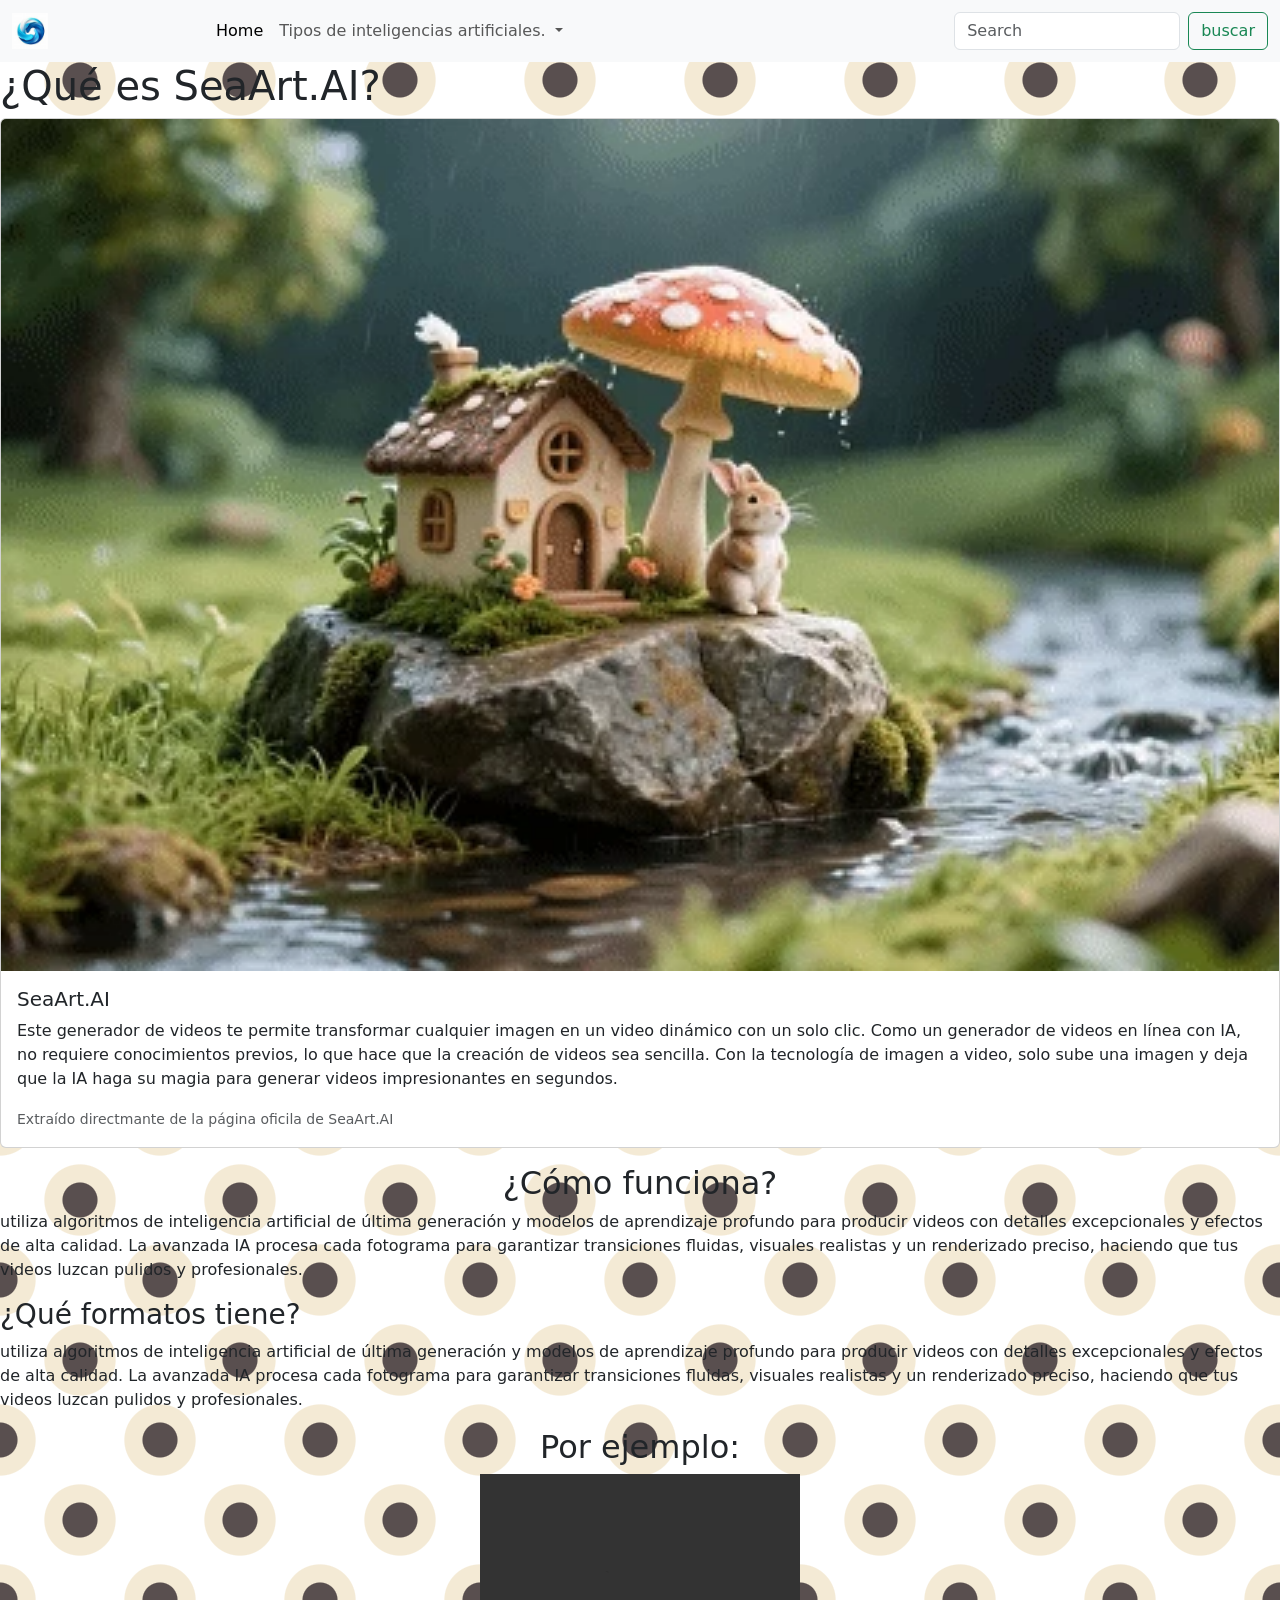
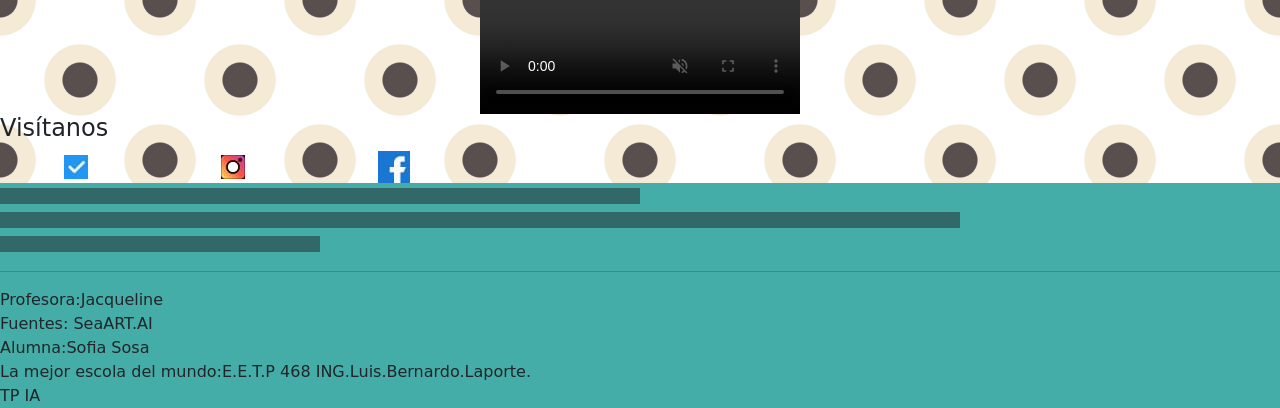
<file: dos.html>
<!DOCTYPE html>
<html lang="en">

    <head>
        <meta charset="UTF-8">
        <meta name="viewport" content="width=device-width, initial-scale=1.0">
        <section>
            <link rel="stylesheet" href="styles-2.css">
            <title>Inteligencia Artificial que genera imágenes/videos</title>
    </head>

    <body>
        <section><!--Link de boostrap-->
            <a href="">
                <link href="https://cdn.jsdelivr.net/npm/bootstrap@5.3.8/dist/css/bootstrap.min.css" rel="stylesheet"
                    integrity="sha384-sRIl4kxILFvY47J16cr9ZwB07vP4J8+LH7qKQnuqkuIAvNWLzeN8tE5YBujZqJLB"
                    crossorigin="anonymous">
            </a>
            <a href="">
                <script src="https://cdn.jsdelivr.net/npm/bootstrap@5.3.8/dist/js/bootstrap.bundle.min.js"
                    integrity="sha384-FKyoEForCGlyvwx9Hj09JcYn3nv7wiPVlz7YYwJrWVcXK/BmnVDxM+D2scQbITxI"
                    crossorigin="anonymous"></script>
            </a>
        </section>
        <header>
            <section><!---barra de navegacion boostrap-->
                <nav class="navbar navbar-expand-lg bg-body-tertiary">
                    <div class="container-fluid">
                        <a class="navbar-brand" href="index.html"><img src="imgen/seaART.AI" alt="" class="cohete"></a>
                        <button class="navbar-toggler" type="button" data-bs-toggle="collapse"
                            data-bs-target="#navbarSupportedContent" aria-controls="navbarSupportedContent"
                            aria-expanded="false" aria-label="Toggle navigation">
                            <span class="navbar-toggler-icon"></span>
                        </button>
                        <div class="collapse navbar-collapse" id="navbarSupportedContent">
                            <ul class="navbar-nav me-auto mb-2 mb-lg-0">
                                <li class="nav-item">
                                    <a class="nav-link active" aria-current="page" href="index.html">Home</a>
                                </li>
                                <li class="nav-item">

                                </li>
                                <li class="nav-item dropdown">
                                    <a class="nav-link dropdown-toggle" href="#" role="button" data-bs-toggle="dropdown"
                                        aria-expanded="false">
                                        Tipos de inteligencias artificiales.
                                    </a>
                                    <ul class="dropdown-menu">
                                        <li><a class="dropdown-item" href="dos.html">Inteligencia artificial de
                                                texto</a></li>
                                        <li><a class="dropdown-item" href="tres.html">Inteligencia artificial que genera
                                                imágenens y
                                                video</a></li>
                                        <li>
                                            <hr class="dropdown-divider">
                                        </li>
                                        <li><a class="dropdown-item" href="pruebas.html">Premiooooo </a></li>
                                    </ul>
                                </li>
                                <li class="nav-item">
                                    <a class="nav-link disabled" aria-disabled="true"></a>
                                </li>
                            </ul>
                            <form class="d-flex" role="search">
                                <input class="form-control me-2" type="search" placeholder="Search"
                                    aria-label="Search" />
                                <button class="btn btn-outline-success" type="submit">buscar</button>
                            </form>
                        </div>
                    </div>
                </nav>
            </section>
            <h1>¿Qué es SeaArt.AI?</h1>
            <section>
                <div class="card mb-3">
                    <img src="imgen/ia imagen.webp" class="card-img-top" alt="...">
                    <div class="card-body">
                        <h5 class="card-title">SeaArt.AI</h5>
                        <p class="card-text">Este generador de videos te permite transformar cualquier imagen en un
                            video dinámico con un solo clic. Como un generador de videos en línea con IA, no requiere
                            conocimientos previos, lo que hace que la creación de videos sea sencilla. Con la tecnología
                            de imagen a video, solo sube una imagen y deja que la IA haga su magia para generar videos
                            impresionantes en segundos.</p>
                        <p class="card-text"><small class="text-body-secondary">Extraído directmante de la página
                                oficila de SeaArt.AI</small></p>
                    </div>
                </div>

            </section>
        </header>
        <section>
            <h2>¿Cómo funciona?</h2>
            <p>utiliza algoritmos de inteligencia artificial de última generación y modelos de aprendizaje profundo para
                producir videos con detalles excepcionales y efectos de alta calidad. La avanzada IA procesa cada
                fotograma para garantizar transiciones fluidas, visuales realistas y un renderizado preciso, haciendo
                que tus videos luzcan pulidos y profesionales.</p>
            <h3>¿Qué formatos tiene?</h3>
            <p>utiliza algoritmos de inteligencia artificial de última generación y modelos de aprendizaje profundo para
                producir videos con detalles excepcionales y efectos de alta calidad. La avanzada IA procesa cada
                fotograma para garantizar transiciones fluidas, visuales realistas y un renderizado preciso, haciendo
                que tus videos luzcan pulidos y profesionales.</p>
            <h2>
                Por ejemplo:</h2>
            <video width="320" height="240" controls autoplay loop muted>
                <source src="imgen/WhatsApp Video 2025-09-28 at 6.12.15 PM.mp4" type="video/mp4">
            </video>
            <h4>Visítanos</h4>
            <section class="redes">
                <a class="oficial"
                    href="https://www.seaart.ai/cyberPub?&utm_source=google&ad=WWGGKW050179&gad_source=1&gad_campaignid=22962983896&gclid=Cj0KCQjw3OjGBhDYARIsADd-uX6OhT-TZTFQx_qpzGLxIHnNZJabWW5bVJwmCd8RHCq_KKs_4axEDOYaAqTOEALw_wcB"><img
                        src="imgen/oficial.jpeg" alt=""></a>
                <a class="oficial" href="https://www.instagram.com/seaartai?igsh=MWE0aGZlZTRidXE0bg=="><img
                        src="imgen/insta.jpeg" alt="" class=""></a>
                <a class="oficial" href="https://www.facebook.com/share/1DS2P9ScA8/"><img src="imgen/facebook.jpeg"
                        alt="" class=""></a>
            </section>
        </section>
        <footer>

            <span class="placeholder col-6"></span>
            <span class="placeholder w-75"></span>
            <span class="placeholder" style="width: 25%;"></span>
            <hr>
            <footer>
                Profesora:Jacqueline <br>
                Fuentes: SeaART.AI <br>
                Alumna:Sofia Sosa <br>
                La mejor escola del mundo:E.E.T.P 468 ING.Luis.Bernardo.Laporte. <br>
                TP IA <br>
            </footer>
        </footer>
    </body>

</html>
</file>
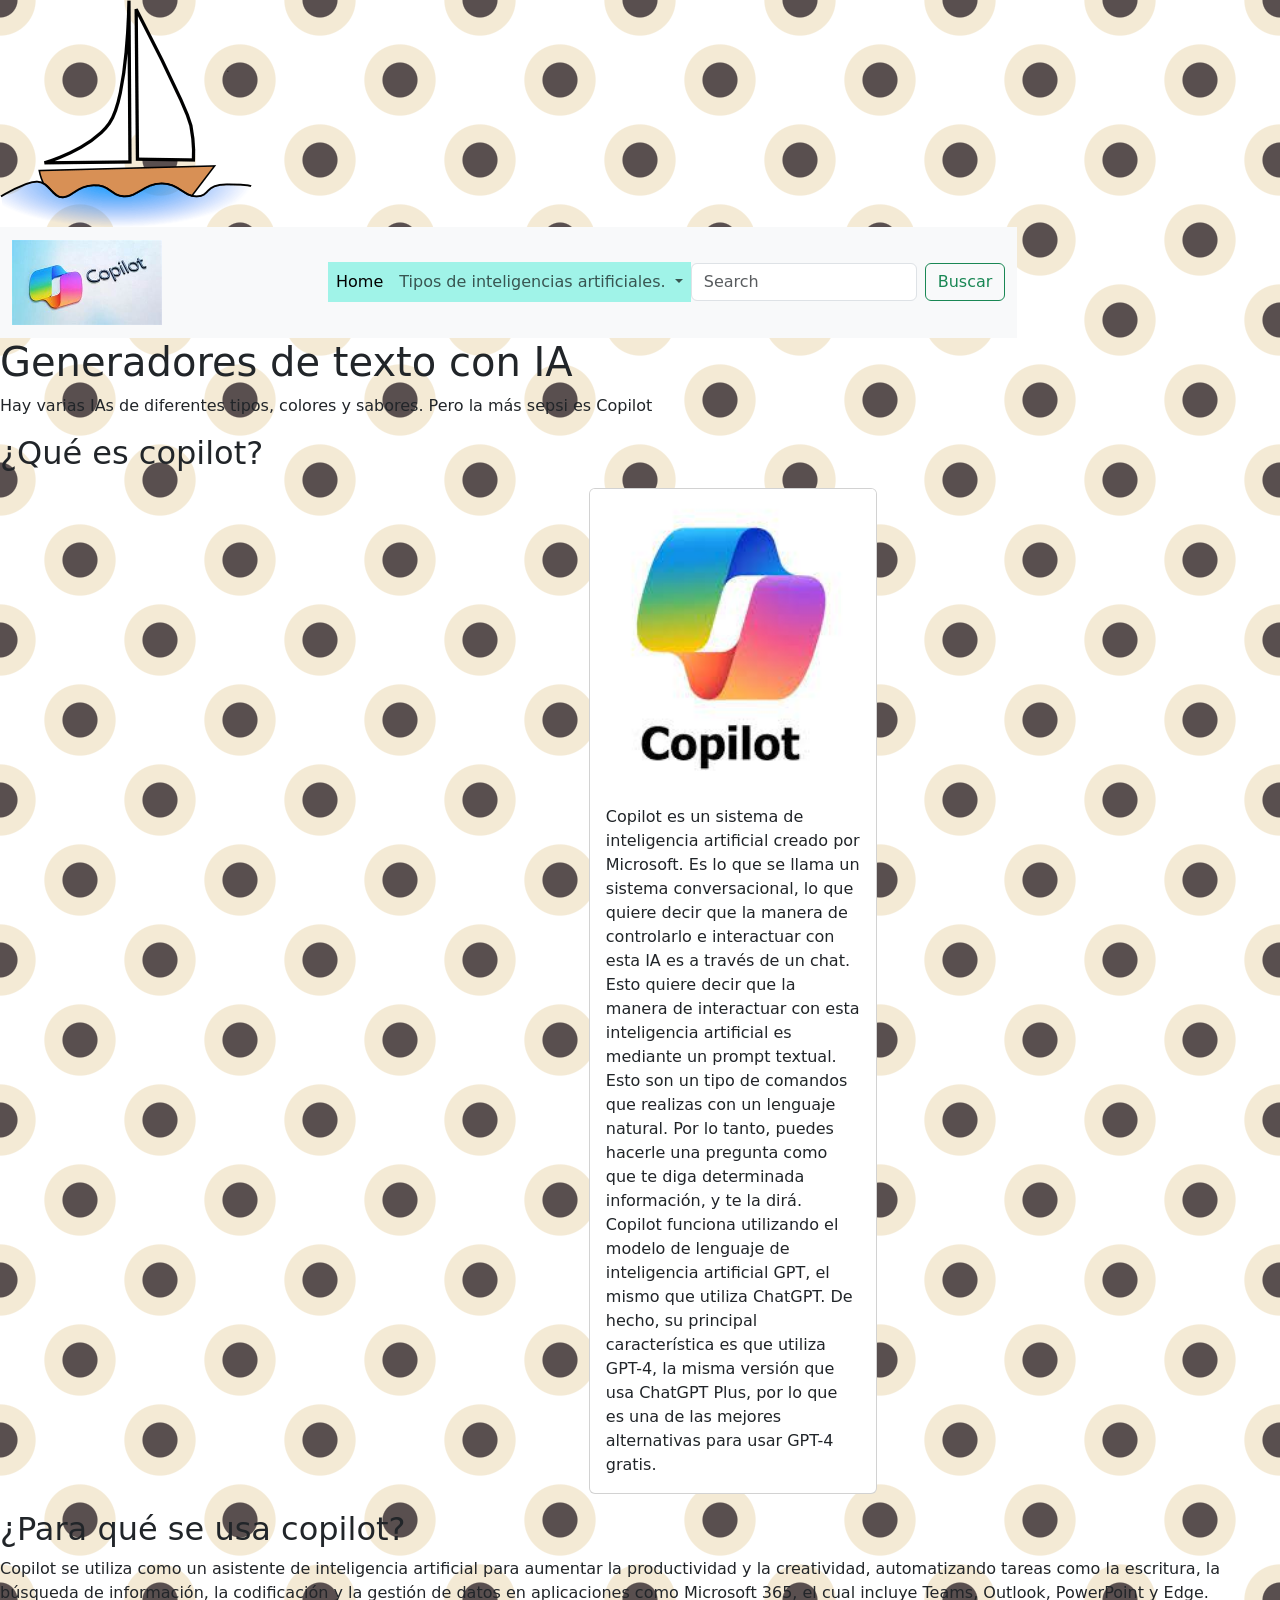
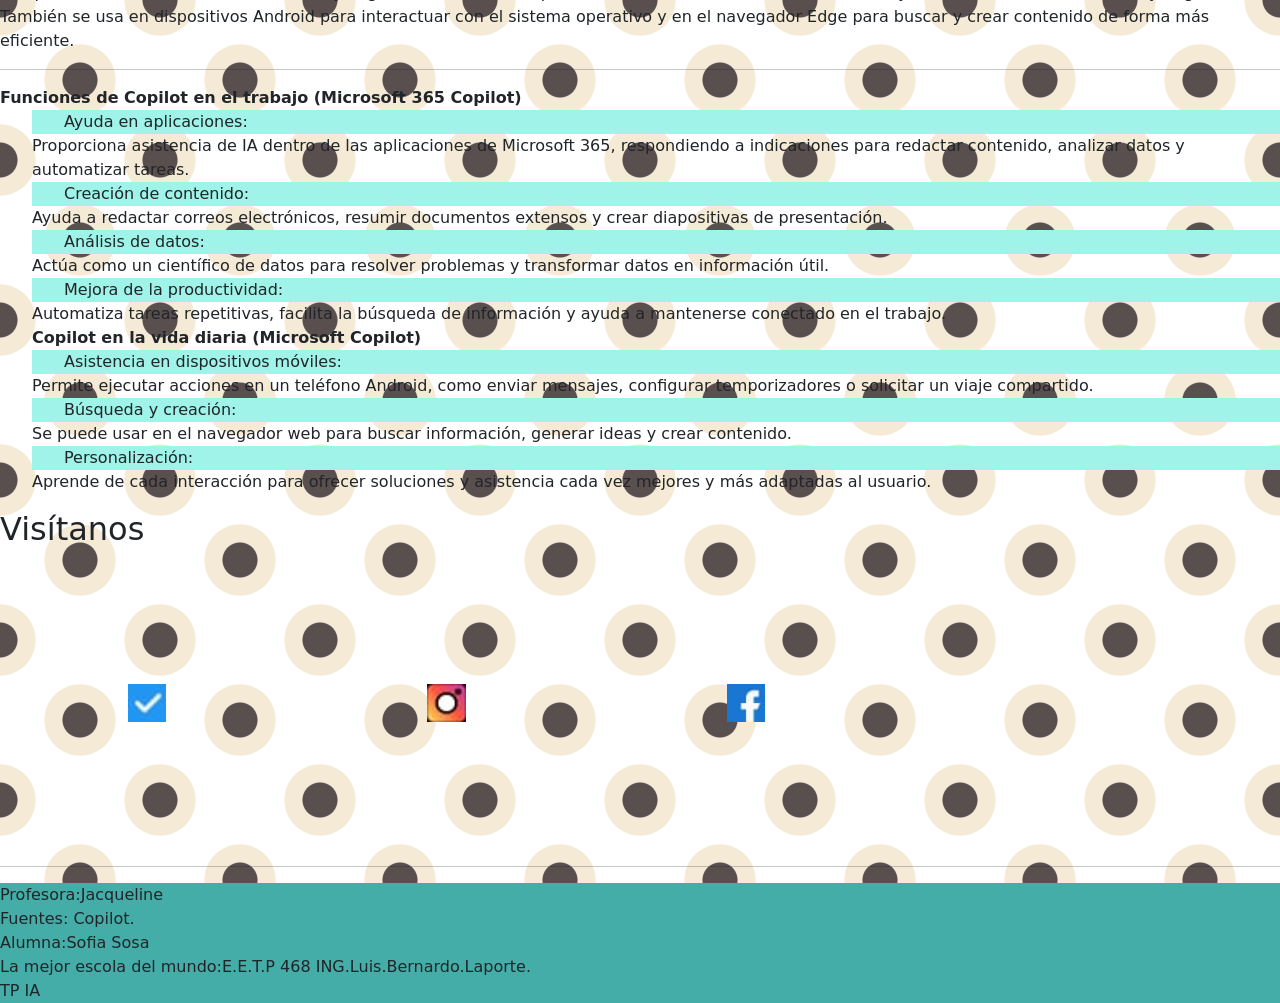
<file: tres.html>
<!DOCTYPE html>
<html lang="en">

    <head>
        <meta charset="UTF-8">
        <meta name="viewport" content="width=device-width, initial-scale=1.0">
        <title>Inteligencia Artificial que genera TEXTO</title>
    </head>

    <body>
        <img src="imgen/boat.png" id="boat">
        <script>
            boat.onclick = function () {

                this.onclick = null; // solo el primer clic debe comenzar la animación

                let times = 1;

                function go() {
                    if (times % 2) {
                        boat.classList.remove('back');
                        boat.style.marginLeft = 100 * times + 200 + 'px';
                    } else {
                        boat.classList.add('back');
                        boat.style.marginLeft = 100 * times - 200 + 'px';
                    }

                }

                go();

                boat.addEventListener('transitionend', function () {
                    times++;
                    go();
                });
            }
        </script>
        <link rel="stylesheet" href="styles-3.css">
        <header>
            <section><!--Link de boostrap-->
                <a href="">
                    <link href="https://cdn.jsdelivr.net/npm/bootstrap@5.3.8/dist/css/bootstrap.min.css"
                        rel="stylesheet"
                        integrity="sha384-sRIl4kxILFvY47J16cr9ZwB07vP4J8+LH7qKQnuqkuIAvNWLzeN8tE5YBujZqJLB"
                        crossorigin="anonymous">
                </a>
                <a href="">
                    <script src="https://cdn.jsdelivr.net/npm/bootstrap@5.3.8/dist/js/bootstrap.bundle.min.js"
                        integrity="sha384-FKyoEForCGlyvwx9Hj09JcYn3nv7wiPVlz7YYwJrWVcXK/BmnVDxM+D2scQbITxI"
                        crossorigin="anonymous"></script>
                </a>
            </section>
            <section class="nav"><!---barra de navegacion boostrap-->
                <nav class="navbar navbar-expand-lg bg-body-tertiary">
                    <div class="container-fluid">
                        <a class="navbar-brand" href="index.html"><img src="imgen/OIP (2).jpeg" alt=""
                                class="cohete"></a>
                        <button class="navbar-toggler" type="button" data-bs-toggle="collapse"
                            data-bs-target="#navbarSupportedContent" aria-controls="navbarSupportedContent"
                            aria-expanded="false" aria-label="Toggle navigation">
                            <span class="navbar-toggler-icon"></span>
                        </button>
                        <div class="collapse navbar-collapse" id="navbarSupportedContent">
                            <ul class="navbar-nav me-auto mb-2 mb-lg-0">
                                <li class="nav-item">
                                    <a class="nav-link active" aria-current="page" href="index.html">Home</a>
                                </li>
                                <li class="nav-item">

                                </li>
                                <li class="nav-item dropdown">
                                    <a class="nav-link dropdown-toggle" href="#" role="button" data-bs-toggle="dropdown"
                                        aria-expanded="false">
                                        Tipos de inteligencias artificiales.
                                    </a>
                                    <ul class="dropdown-menu">
                                        <li><a class="dropdown-item" href="dos.html">Inteligencia artificial de
                                                texto</a></li>
                                        <li><a class="dropdown-item" href="tres.html">Inteligencia artificial que
                                                genera imágenens y
                                                video</a></li>
                                        <li>
                                            <hr class="dropdown-divider">
                                        </li>
                                        <li><a class="dropdown" href="adorno.html">Premiooooo </a></li>
                                    </ul>
                                </li>
                                <li class="nav-item">
                                </li>
                            </ul>
                            <form class="d-flex" role="search">
                                <input class="form-control me-2" type="search" placeholder="Search"
                                    aria-label="Search" />
                                <button class="btn btn-outline-success" type="submit">Buscar</button>
                            </form>
                        </div>
                    </div>
                </nav>
            </section>
            <h1>
                Generadores de texto con IA
            </h1>
            <p>Hay varias IAs de diferentes tipos, colores y sabores. Pero la más sepsi es Copilot </p>
            <h2>¿Qué es copilot?</h2>
            <section class="carta">
                <div class="card-body">
                    <p class="card-text">
                    <div class="card" style="width: 18rem;">
                        <img src="imgen/images.jpeg" class="card-img-top" alt="...">
                        <div class="card-body">
                            <p class="card-text">Copilot es un sistema de inteligencia artificial creado por
                                Microsoft. Es lo que se llama un sistema conversacional, lo que quiere decir que la
                                manera de controlarlo e interactuar con esta IA es a través de un chat.
                                Esto quiere decir que la manera de interactuar con esta inteligencia artificial es
                                mediante un prompt textual. Esto son un tipo de comandos que realizas con un
                                lenguaje natural. Por lo tanto, puedes hacerle una pregunta como que te diga
                                determinada información, y te la dirá.
                                Copilot funciona utilizando el modelo de lenguaje de inteligencia artificial GPT, el
                                mismo que utiliza ChatGPT. De hecho, su principal característica es que utiliza
                                GPT-4, la misma versión que usa ChatGPT Plus, por lo que es una de las mejores
                                alternativas para usar GPT-4 gratis.</p>
                        </div>
                    </div>
                    </p>
                </div>
                </div>
            </section>

        </header>
        <h2>
            ¿Para qué se usa copilot?
        </h2>
        <p>
            Copilot se utiliza como un asistente de inteligencia artificial para aumentar la productividad y la
            creatividad, automatizando tareas como la escritura, la búsqueda de información, la codificación y la
            gestión de datos en aplicaciones como Microsoft 365, el cual incluye Teams, Outlook, PowerPoint y Edge.
            También se usa en dispositivos Android para interactuar con el sistema operativo y en el navegador Edge para
            buscar y crear contenido de forma más eficiente.
            <hr>
            <strong>Funciones de Copilot en el trabajo (Microsoft 365 Copilot)</strong>
        <ol>
            <ul>Ayuda en aplicaciones:</ul> Proporciona asistencia de IA dentro de las aplicaciones de Microsoft 365,
            respondiendo a indicaciones para redactar contenido, analizar datos y automatizar tareas.
            <ul>Creación de contenido:</ul> Ayuda a redactar correos electrónicos, resumir documentos extensos y crear
            diapositivas de presentación.
            <ul>Análisis de datos:</ul> Actúa como un científico de datos para resolver problemas y transformar datos en
            información útil.
            <ul>Mejora de la productividad:</ul> Automatiza tareas repetitivas, facilita la búsqueda de información y
            ayuda a mantenerse conectado en el trabajo.
            <br>
            <strong>Copilot en la vida diaria (Microsoft Copilot)</strong>
            <ul>Asistencia en dispositivos móviles:</ul> Permite ejecutar acciones en un teléfono Android, como enviar
            mensajes, configurar temporizadores o solicitar un viaje compartido.
            <ul>Búsqueda y creación:</ul> Se puede usar en el navegador web para buscar información, generar ideas y
            crear contenido.
            <ul>Personalización:</ul> Aprende de cada interacción para ofrecer soluciones y asistencia cada vez mejores
            y más adaptadas al usuario.
        </ol>
        </p>
        <h2>Visítanos</h2>
        <section class="peines">
            <a href="Fuente: Microsoft Copilot https://share.google/1hj35vjjy092raQus"> <img src="imgen/oficial.jpeg"
                    alt="" class="insta"></a>
            <a href="https://www.instagram.com/microsoftcopilot?igsh=MW1yOGdxNXJ5a2Jocw=="><img src="imgen/insta.jpeg"
                    alt="" class="insta"></a>
            <a href="https://www.facebook.com/share/1GmgP8SVYs/"><img src="imgen/facebook.jpeg" alt=""
                    class="insta"></a>
        </section>
        <hr>
        <footer>
            Profesora:Jacqueline <br>
            Fuentes: Copilot. <br>
            Alumna:Sofia Sosa <br>
            La mejor escola del mundo:E.E.T.P 468 ING.Luis.Bernardo.Laporte. <br>
            TP IA <br>
        </footer>
    </body>


</html>
</file>
<file: styles-2.css>
.cohete {
    width: 20%;
    height: 30%;
    animation: jello-vertical .9s linear both;


    .jello-vertical {
        animation: jello-vertical .9s linear both
    }

    @keyframes jello-vertical {
        0% {
            transform: scale3d(1, 1, 1)
        }

        30% {
            transform: scale3d(.75, 1.25, 1)
        }

        40% {
            transform: scale3d(1.25, .75, 1)
        }

        50% {
            transform: scale3d(.85, 1.15, 1)
        }

        65% {
            transform: scale3d(1.05, .95, 1)
        }

        75% {
            transform: scale3d(.95, 1.05, 1)
        }

        100% {
            transform: scale3d(1, 1, 1)
        }
    }
}

body {
    --s: 80px;

    --_g: radial-gradient(#F4EAD5 31%, transparent 32%);
    --_l: radial-gradient(#594F4F 15%, transparent 16%);

    background: #45ADA8;
    background-image: var(--_l), var(--_l), var(--_g), var(--_g);
    background-position: 0 0, var(--s) var(--s);
    background-size: calc(2*var(--s)) calc(2*var(--s));

    animation:
        x 2s cubic-bezier(0.5, 92, 0.5, -92) infinite,
        y 2s cubic-bezier(0.5, 92, 0.5, -92) infinite -.5s;
}

@keyframes x {
    to {
        background-position-x:
            -.25px, calc(var(--s) - 1px),
            -.5px, calc(var(--s) - .5px);
    }
}

@keyframes y {
    to {
        background-position-y:
            -.25px, calc(var(--s) - 1px),
            .25px, calc(var(--s) - .5px);
    }
}

h2 {
    text-align: center;
}

video {
    display: block;
    margin-left: auto;
    margin-right: auto;
}

.oficial {
    margin: 5%;
    width: 20%;
    height: 15%;
}

footer {
    background-color: #45ADA8;
}
</file>
<file: styles-3.css>
.cohete {
    width: 20%;
    height: 30%;

    .jello-vertical {
        animation: jello-vertical .4s linear both
    }

    @keyframes jello-vertical {
        0% {
            transform: scale3d(1, 1, 1)
        }

        30% {
            transform: scale3d(.75, 1.25, 1)
        }

        40% {
            transform: scale3d(1.25, .75, 1)
        }

        50% {
            transform: scale3d(.85, 1.15, 1)
        }

        65% {
            transform: scale3d(1.05, .95, 1)
        }

        75% {
            transform: scale3d(.95, 1.05, 1)
        }

        100% {
            transform: scale3d(1, 1, 1)
        }
    }
}

body {
    --s: 80px;

    --_g: radial-gradient(#F4EAD5 31%, transparent 32%);
    --_l: radial-gradient(#594F4F 15%, transparent 16%);

    background: #45ADA8;
    background-image: var(--_l), var(--_l), var(--_g), var(--_g);
    background-position: 0 0, var(--s) var(--s);
    background-size: calc(2*var(--s)) calc(2*var(--s));

    animation:
        x 2s cubic-bezier(0.5, 92, 0.5, -92) infinite,
        y 2s cubic-bezier(0.5, 92, 0.5, -92) infinite -.5s;
}

@keyframes x {
    to {
        background-position-x:
            -.25px, calc(var(--s) - 1px),
            -.5px, calc(var(--s) - .5px);
    }
}

@keyframes y {
    to {
        background-position-y:
            -.25px, calc(var(--s) - 1px),
            .25px, calc(var(--s) - .5px);
    }
}

#boat {
    margin-left: 0;
    cursor: pointer;
    transition: margin-left 3s ease-in-out;
}

/* flipping the picture with CSS */
.back {
    transform: scaleX(-1);
    filter: fliph;
}



@import url("https://fonts.googleapis.com/css?family=Fredoka+One");

.store-container {
    line-height: 0;
    margin: 50px auto;
    width: 50%;
}

.stroke {
    stroke: #0170bb;
    stroke-width: 5;
    stroke-linejoin: round;
    stroke-miterlimit: 10;
}

.round-end {
    stroke-linecap: round;
}

#store {
    animation: fadeIn 0.8s ease-in;
}

.border-animation {
    background-color: white;
    border-radius: 10px;
    position: relative;
}

.border-animation:after {
    content: "";
    background: linear-gradient(45deg, #ccc 48.9%, #0170bb 49%);
    background-size: 300% 300%;
    border-radius: 10px;
    position: absolute;
    top: -5px;
    left: -5px;
    height: calc(100% + 10px);
    width: calc(100% + 10px);
    z-index: -1;
    animation: borderGradient 8s linear both infinite;
}

@keyframes borderGradient {

    0%,
    100% {
        background-position: 0% 100%;
    }

    50% {
        background-position: 100% 0%;
    }
}

@keyframes fadeIn {
    to {
        opacity: 1;
    }
}

#browser {
    transform: translateY(-100%);
    -webkit-animation: moveDown 1.5s cubic-bezier(0.77, -0.5, 0.3, 1.5) forwards;
    animation: moveDown 1.5s cubic-bezier(0.77, -0.5, 0.3, 1.5) forwards;
}

@keyframes moveDown {
    from {
        transform: translate(0, -100%);
    }

    to {
        transform: translate(0, 0);
    }
}

#toldo {
    animation: fadeIn 1s 1.4s ease-in forwards;
}

.grass {
    animation: fadeIn 0.5s 1.6s ease-in forwards;
}

#window {
    animation: fadeIn 0.5s 1.8s ease-in forwards;
}

#door {
    animation: fadeIn 0.5s 2s ease-in forwards;
}

#sign {
    transform-origin: 837px 597px;
    animation: pendulum 1.5s 2s ease-in-out alternate;
}

.trees {
    animation: fadeIn 0.5s 2.2s ease-in forwards;
}

#toldo,
.grass,
#window,
#door,
.trees,
.cat,
.cat-shadow,
.box,
.parachute,
.tshirt,
.cap,
.ball,
#text,
#button,
.sky-circle,
.sky-circle2,
.sky-circle3 {
    opacity: 0;
}

@keyframes pendulum {
    20% {
        transform: rotate(60deg);
    }

    40% {
        transform: rotate(-40deg);
    }

    60% {
        transform: rotate(20deg);
    }

    80% {
        transform: rotate(-5deg);
    }
}

.cat {
    transform-origin: 1145px 620px;
}

.cat-shadow {
    transform-origin: 1115px 625px;
}

#store:hover .cat {
    animation: catHi 3s 3s cubic-bezier(0.7, -0.5, 0.3, 1.4);
}

#store:hover .cat-shadow {
    animation: catShadow 4s 2s cubic-bezier(0.7, -0.5, 0.3, 1.4) alternate;
}

@keyframes catHi {

    0%,
    100% {
        opacity: 0;
        transform: scale(0.8);
    }

    10%,
    60% {
        transform: scale(1);
        opacity: 1;
    }
}

@keyframes catShadow {

    0%,
    100% {
        transform: translate(40px, -35px) scale(0.3);
    }

    10%,
    60% {
        opacity: 1;
        transform: translate(-5px, 10px) scale(0.5);
    }

    60% {
        opacity: 0;
    }
}

.box,
.parachute {
    transform-origin: 430px 100px;
    animation: moveBox 14s 4s linear forwards infinite;
}

.parachute {
    animation: parachute 14s 4s linear forwards infinite;
}

@keyframes moveBox {
    0% {
        opacity: 0;
        transform: translate(0, -150px) rotate(20deg);
    }

    15% {
        opacity: 1;
        transform: translate(0, 100px) rotate(-15deg);
    }

    25% {
        transform: translate(0, 250px) rotate(10deg);
    }

    30% {
        transform: translate(0, 350px) rotate(-5deg);
    }

    35% {
        opacity: 1;
        transform: translate(0, 570px) rotate(0deg);
    }

    45%,
    100% {
        opacity: 0;
        transform: translate(0, 570px);
    }
}

@keyframes parachute {
    0% {
        transform: translate(0, -150px) rotate(20deg) scale(0.8);
        opacity: 0;
    }

    15% {
        transform: translate(0, 100px) rotate(-15deg) scale(1);
        opacity: 1;
    }

    25% {
        transform: translate(0, 250px) rotate(10deg);
    }

    30% {
        transform: translate(0, 350px) rotate(-5deg);
    }

    33% {
        transform: translate(0, 460px) rotate(0deg) scale(0.9);
        opacity: 1;
    }

    45%,
    100% {
        transform: translate(0, 480px);
        opacity: 0;
    }
}

.tshirt {
    animation: fadeInOut 42s 10s ease-in forwards infinite;
}

.cap {
    animation: fadeInOut 42s 24s ease-in forwards infinite;
}

.ball {
    animation: fadeInOut 42s 38s ease-in forwards infinite;
}

#text,
#button {
    animation: fadeIn 1s 5s ease-in forwards;
}

@keyframes fadeInOut {

    5%,
    12% {
        opacity: 1;
    }

    20% {
        opacity: 0;
    }
}

.cloud {
    animation: clouds 50s linear backwards infinite;
}

.cloud2 {
    animation: clouds 40s 40s linear backwards infinite;
}

.plane {
    animation: clouds 30s linear backwards infinite;
    will-change: transform;
}

@keyframes clouds {
    from {
        transform: translate(-150%, 0);
    }

    to {
        transform: translate(150%, 0);
    }
}

.sky-circle {
    animation: fadeInOut 10s 5s ease-in infinite;
}

.sky-circle2 {
    animation: fadeInOut 12s 30s ease-in infinite;
}

.sky-circle3 {
    animation: fadeInOut 8s 40s ease-in infinite;
}

.carta {
    display: block;
    margin: 0 auto;
    width: 8%;
    height: 9%;
}

.cohete {
    height: 40%;
    width: 50%;
}

ul {
    background-color: lab(90.37% -28.32 -2.93);
    /* Un gris claro */
}

.insta {
    margin: 10%;
    width: 3%;
    height: 4%;
}

footer {

    background-color: #45ADA8;

}
</file>
